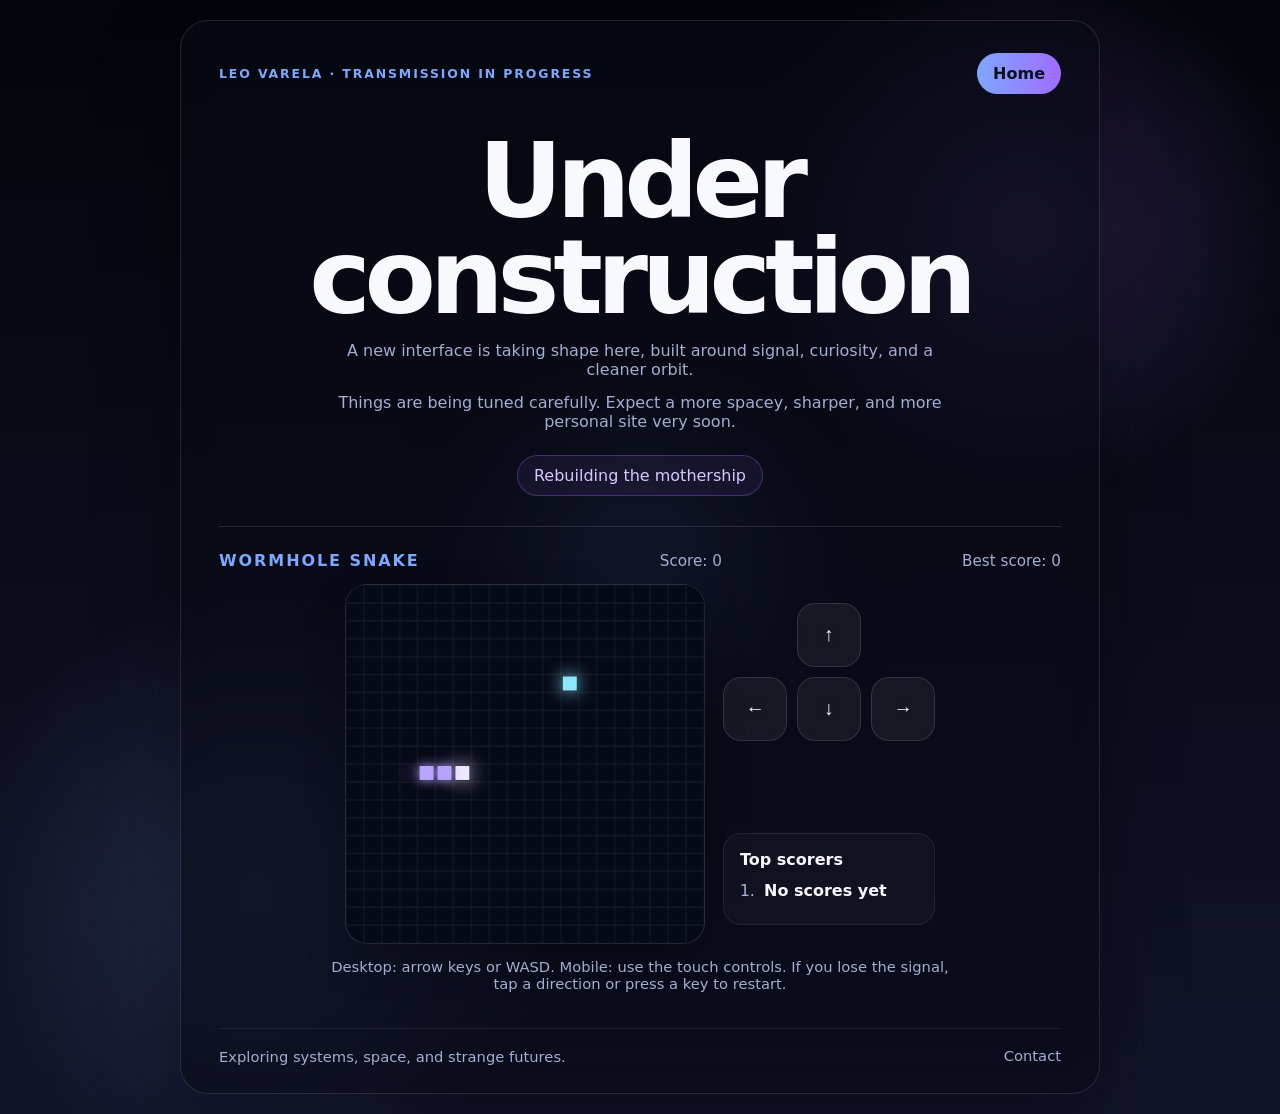
<file: index.html>
<!DOCTYPE html>
<html lang="en">
<head>
  <meta charset="UTF-8">
  <meta name="viewport" content="width=device-width, initial-scale=1.0, viewport-fit=cover">
  <title>Leo Varela · Under Construction</title>
  <link rel="icon" href="/assets/alien.ico" type="image/x-icon">
  <style>
    :root {
      --bg: #04050b;
      --bg-2: #111329;
      --text: #f7f9ff;
      --muted: #a3aed1;
      --blue: #7ca8ff;
      --violet: #a16bff;
      --line: rgba(255,255,255,0.12);
      --line-strong: rgba(124,168,255,0.24);
      --panel: rgba(9, 10, 22, 0.62);
      --panel-2: rgba(255,255,255,0.03);
    }

    * { box-sizing: border-box; }

    body {
      margin: 0;
      min-height: 100vh;
      font-family: Inter, system-ui, sans-serif;
      color: var(--text);
      background:
        radial-gradient(circle at 80% 20%, rgba(161,107,255,0.22), transparent 20%),
        radial-gradient(circle at 20% 80%, rgba(124,168,255,0.18), transparent 22%),
        linear-gradient(180deg, var(--bg) 0%, var(--bg-2) 100%);
      display: grid;
      place-items: center;
      padding: 20px;
      overflow-x: hidden;
    }

    .orb {
      position: fixed;
      width: min(70vw, 520px);
      height: min(70vw, 520px);
      border-radius: 50%;
      background: radial-gradient(circle, rgba(124,168,255,0.20) 0%, rgba(124,168,255,0.02) 45%, transparent 65%);
      filter: blur(16px);
      pointer-events: none;
    }

    .card {
      position: relative;
      z-index: 1;
      width: min(920px, 100%);
      text-align: center;
      padding: 28px 20px 24px;
      border-radius: 28px;
      border: 1px solid var(--line);
      background: var(--panel);
      backdrop-filter: blur(14px);
      box-shadow: 0 30px 80px rgba(0,0,0,.35);
    }

    .topbar {
      display: flex;
      justify-content: space-between;
      align-items: center;
      gap: 12px;
      margin-bottom: 40px;
      text-align: left;
    }

    .eyebrow {
      color: var(--blue);
      text-transform: uppercase;
      letter-spacing: .15em;
      font-size: .78rem;
      font-weight: 700;
    }

    .menu {
      display: flex;
      justify-content: center;
      gap: 10px;
      flex-wrap: wrap;
    }

    .menu a,
    .links a {
      text-decoration: none;
      color: var(--text);
      border: 1px solid var(--line);
      border-radius: 999px;
      padding: 11px 16px;
      background: rgba(255,255,255,0.03);
      transition: transform 140ms ease, border-color 140ms ease, background 140ms ease;
    }

    .menu a:hover,
    .links a:hover,
    .menu a:focus-visible,
    .links a:focus-visible {
      transform: translateY(-1px);
      border-color: var(--line-strong);
      background: rgba(255,255,255,0.06);
      outline: none;
    }

    .menu a.primary,
    .links a.primary {
      border: none;
      background: linear-gradient(90deg, var(--blue), var(--violet));
      color: #07111f;
      font-weight: 700;
    }

    h1 {
      margin: 0 0 16px;
      font-size: clamp(3rem, 12vw, 6.5rem);
      letter-spacing: -.06em;
      line-height: .92;
    }

    p {
      margin: 0 auto 14px;
      max-width: 620px;
      color: var(--muted);
      font-size: 1rem;
    }

    .status {
      display: inline-block;
      margin-top: 10px;
      padding: 10px 16px;
      border-radius: 999px;
      border: 1px solid rgba(161,107,255,0.32);
      color: #d8c8ff;
      background: rgba(161,107,255,0.08);
    }

    .links {
      display: flex;
      justify-content: center;
      gap: 12px;
      flex-wrap: wrap;
      margin-top: 24px;
    }

    .game-section {
      margin-top: 30px;
      padding-top: 24px;
      border-top: 1px solid var(--line);
    }

    .game-header {
      display: flex;
      justify-content: space-between;
      align-items: center;
      gap: 12px;
      flex-wrap: wrap;
      margin-bottom: 14px;
      text-align: left;
    }

    .game-title {
      font-size: 1rem;
      letter-spacing: .12em;
      text-transform: uppercase;
      color: var(--blue);
      margin: 0;
    }

    .score {
      color: var(--muted);
      font-size: .95rem;
    }

    .game-layout {
      display: grid;
      gap: 18px;
      align-items: start;
      justify-items: center;
    }

    canvas {
      width: min(100%, 360px);
      height: auto;
      aspect-ratio: 1;
      display: block;
      background: linear-gradient(180deg, rgba(4, 8, 20, 0.95), rgba(11, 19, 40, 0.95));
      border: 1px solid var(--line);
      border-radius: 22px;
      box-shadow: inset 0 0 30px rgba(98, 217, 255, 0.06), 0 18px 40px rgba(0,0,0,.24);
      touch-action: none;
    }

    .side-panel {
      display: grid;
      gap: 18px;
      width: 100%;
      justify-items: center;
    }

    .controls {
      display: grid;
      grid-template-columns: repeat(3, 64px);
      grid-template-rows: repeat(3, 64px);
      gap: 10px;
      justify-content: center;
      user-select: none;
      -webkit-user-select: none;
    }

    .controls button {
      border: 1px solid var(--line);
      border-radius: 18px;
      background: rgba(255,255,255,0.06);
      color: var(--text);
      font-size: 1.2rem;
      font-weight: 700;
      backdrop-filter: blur(10px);
      touch-action: manipulation;
      transition: transform 120ms ease, background 120ms ease, border-color 120ms ease;
    }

    .controls button:active,
    .controls button.is-active {
      transform: scale(.97);
      background: rgba(124,168,255,0.18);
      border-color: var(--line-strong);
    }

    .up { grid-column: 2; grid-row: 1; }
    .left { grid-column: 1; grid-row: 2; }
    .down { grid-column: 2; grid-row: 2; }
    .right { grid-column: 3; grid-row: 2; }

    .leaderboard {
      width: min(100%, 320px);
      border: 1px solid rgba(255,255,255,0.08);
      border-radius: 18px;
      padding: 16px;
      background: rgba(255,255,255,0.03);
      text-align: left;
    }

    .leaderboard h3 {
      margin: 0 0 12px;
      font-size: 1rem;
      color: var(--text);
    }

    .leaderboard ol {
      margin: 0;
      padding-left: 20px;
      color: var(--muted);
    }

    .leaderboard li {
      margin-bottom: 8px;
      padding-left: 4px;
    }

    .leaderboard strong {
      color: var(--text);
    }

    .leaderboard-form {
      margin-top: 14px;
      padding-top: 14px;
      border-top: 1px solid rgba(255,255,255,0.08);
    }

    .leaderboard-form label {
      display: block;
      margin-bottom: 10px;
      color: var(--muted);
      font-size: .92rem;
    }

    .leaderboard-row {
      display: flex;
      gap: 10px;
      flex-wrap: wrap;
    }

    .leaderboard-row input {
      flex: 1 1 160px;
      border-radius: 14px;
      border: 1px solid var(--line);
      background: rgba(255,255,255,0.04);
      color: var(--text);
      padding: 12px 14px;
      font: inherit;
    }

    .leaderboard-row button {
      border: none;
      border-radius: 14px;
      padding: 12px 16px;
      font: inherit;
      font-weight: 700;
      color: #07111f;
      background: linear-gradient(90deg, var(--blue), var(--violet));
      cursor: pointer;
    }

    .hint {
      margin-top: 14px;
      color: var(--muted);
      font-size: .92rem;
    }

    .footer {
      margin-top: 36px;
      padding-top: 18px;
      border-top: 1px solid rgba(255,255,255,0.08);
      display: flex;
      justify-content: space-between;
      align-items: center;
      gap: 14px;
      flex-wrap: wrap;
      color: var(--muted);
      font-size: .92rem;
      text-align: left;
    }

    .footer-links {
      display: flex;
      gap: 10px;
      flex-wrap: wrap;
    }

    .footer-links a {
      color: var(--muted);
      text-decoration: none;
      border-bottom: 1px solid transparent;
    }

    .footer-links a:hover,
    .footer-links a:focus-visible {
      color: var(--text);
      border-bottom-color: rgba(255,255,255,0.28);
      outline: none;
    }

    @media (max-width: 759px) {
      .topbar {
        flex-direction: column;
        align-items: center;
        text-align: center;
      }
      .menu {
        width: 100%;
      }
      .menu a {
        flex: 1 1 auto;
        min-width: 120px;
      }
      .footer {
        text-align: center;
        justify-content: center;
      }
    }

    @media (min-width: 760px) {
      .card { padding: 32px 38px 28px; }
      .game-layout {
        grid-template-columns: minmax(0, 360px) auto;
        justify-content: center;
      }
      .side-panel {
        align-self: center;
      }
    }
  </style>
  <script src="https://challenges.cloudflare.com/turnstile/v0/api.js" async defer></script>
</head>
<body>
  <div class="orb"></div>
  <main class="card">
    <div class="topbar">
      <div class="eyebrow">Leo Varela · Transmission in progress</div>
      <nav class="menu" aria-label="Site navigation">
        <a class="primary" href="/">Home</a>
      </nav>
    </div>

    <h1>Under construction</h1>
    <p>A new interface is taking shape here, built around signal, curiosity, and a cleaner orbit.</p>
    <p>Things are being tuned carefully. Expect a more spacey, sharper, and more personal site very soon.</p>
    <div class="status">Rebuilding the mothership</div>

    <div class="game-section">
      <div class="game-header">
        <h2 class="game-title">Wormhole Snake</h2>
        <div class="score">Score: <span id="score">0</span></div>
        <div class="score">Best score: <span id="best-score">0</span></div>
      </div>
      <div class="game-layout">
        <canvas id="snake" width="360" height="360" aria-label="Snake game"></canvas>
        <div class="side-panel">
          <div class="controls" aria-label="Touch controls for snake game">
            <button class="up" data-dir="up" aria-label="Move up">↑</button>
            <button class="left" data-dir="left" aria-label="Move left">←</button>
            <button class="down" data-dir="down" aria-label="Move down">↓</button>
            <button class="right" data-dir="right" aria-label="Move right">→</button>
          </div>

          <div class="leaderboard">
            <h3>Top scorers</h3>
            <ol id="leaderboard-list"></ol>
            <form id="leaderboard-form" class="leaderboard-form" style="display:none;">
              <label for="player-name">You made the leaderboard</label>
              <div class="leaderboard-row">
                <input id="player-name" name="player-name" type="text" maxlength="24" placeholder="Your name" required>
                <button type="submit">Save</button>
              </div>
              <div class="cf-turnstile" data-sitekey="0x4AAAAAADLX0ic9sA0IreIc"></div>
            </form>
          </div>
        </div>
      </div>
      <p class="hint">Desktop: arrow keys or WASD. Mobile: use the touch controls. If you lose the signal, tap a direction or press a key to restart.</p>
    </div>

    <footer class="footer">
      <div>Exploring systems, space, and strange futures.</div>
      <div class="footer-links">
        <a href="mailto:info@leo-varela.com">Contact</a>
      </div>
    </footer>
  </main>

  <script src="/scripts/index-page.js"></script>
</body>
</html>
</file>
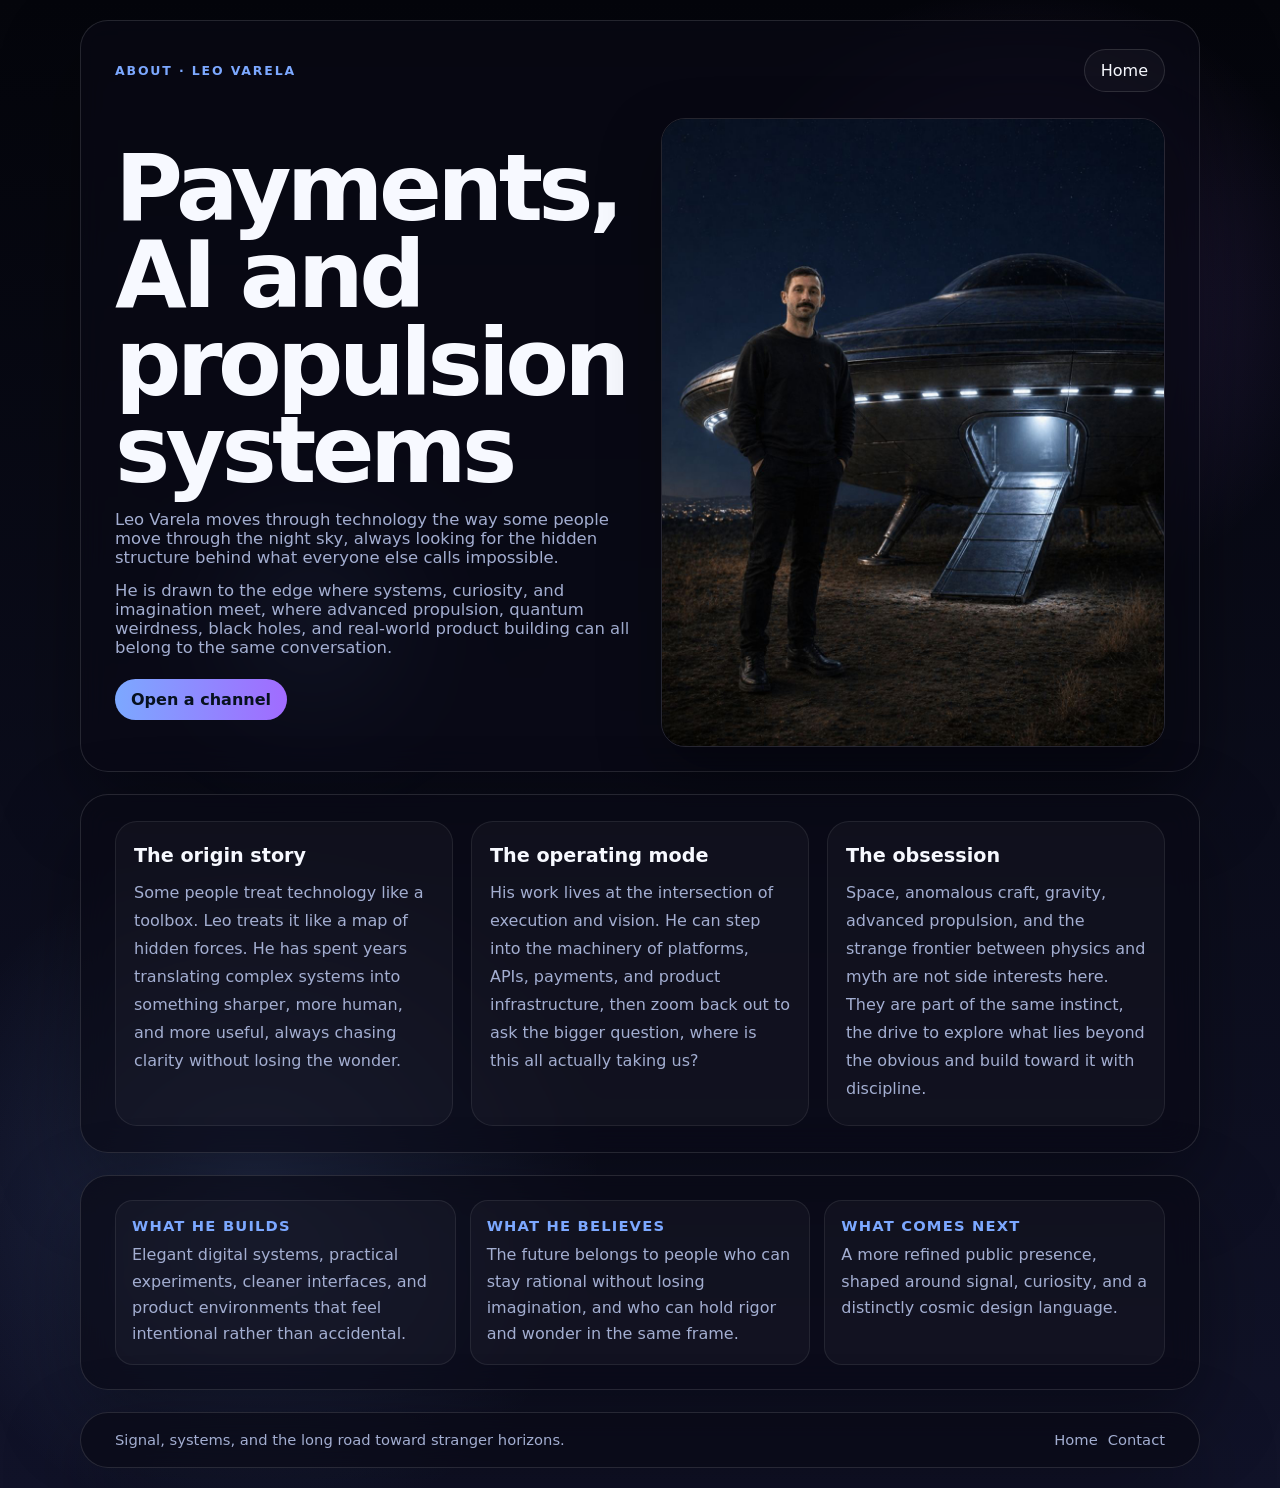
<file: about.html>
<!DOCTYPE html>
<html lang="en">
<head>
  <meta charset="UTF-8">
  <meta name="viewport" content="width=device-width, initial-scale=1.0, viewport-fit=cover">
  <title>About · Leo Varela</title>
  <meta name="robots" content="noindex, nofollow, noarchive, nosnippet, noimageindex, notranslate">
  <link rel="icon" href="/assets/alien.ico" type="image/x-icon">
  <style>
    :root {
      --bg: #04050b;
      --bg-2: #111329;
      --text: #f7f9ff;
      --muted: #a3aed1;
      --blue: #7ca8ff;
      --violet: #a16bff;
      --line: rgba(255,255,255,0.12);
      --line-strong: rgba(124,168,255,0.24);
      --panel: rgba(9, 10, 22, 0.68);
      --panel-2: rgba(255,255,255,0.03);
    }
    * { box-sizing: border-box; }
    body {
      margin: 0;
      min-height: 100vh;
      font-family: Inter, system-ui, sans-serif;
      color: var(--text);
      background:
        radial-gradient(circle at 80% 20%, rgba(161,107,255,0.22), transparent 20%),
        radial-gradient(circle at 20% 80%, rgba(124,168,255,0.18), transparent 22%),
        linear-gradient(180deg, var(--bg) 0%, var(--bg-2) 100%);
      padding: 20px;
      overflow-x: hidden;
    }
    .orb {
      position: fixed;
      inset: auto auto 8% 8%;
      width: min(42vw, 420px);
      height: min(42vw, 420px);
      border-radius: 50%;
      background: radial-gradient(circle, rgba(124,168,255,0.18) 0%, rgba(124,168,255,0.02) 45%, transparent 68%);
      filter: blur(18px);
      pointer-events: none;
    }
    .shell {
      position: relative;
      z-index: 1;
      max-width: 1120px;
      margin: 0 auto;
    }
    .hero,
    .story,
    .details,
    .footer {
      border: 1px solid var(--line);
      background: var(--panel);
      backdrop-filter: blur(14px);
      box-shadow: 0 30px 80px rgba(0,0,0,.35);
      border-radius: 28px;
    }
    .hero {
      padding: 28px 20px 24px;
      margin-bottom: 22px;
    }
    .topbar {
      display: flex;
      justify-content: space-between;
      align-items: center;
      gap: 12px;
      margin-bottom: 26px;
      text-align: left;
    }
    .eyebrow {
      color: var(--blue);
      text-transform: uppercase;
      letter-spacing: .15em;
      font-size: .78rem;
      font-weight: 700;
    }
    .menu {
      display: flex;
      justify-content: center;
      gap: 10px;
      flex-wrap: wrap;
    }
    .menu a,
    .cta a {
      text-decoration: none;
      color: var(--text);
      border: 1px solid var(--line);
      border-radius: 999px;
      padding: 11px 16px;
      background: rgba(255,255,255,0.03);
      transition: transform 140ms ease, border-color 140ms ease, background 140ms ease;
    }
    .menu a:hover,
    .menu a:focus-visible,
    .cta a:hover,
    .cta a:focus-visible {
      transform: translateY(-1px);
      border-color: var(--line-strong);
      background: rgba(255,255,255,0.06);
      outline: none;
    }
    .menu a.primary,
    .cta a.primary {
      border: none;
      background: linear-gradient(90deg, var(--blue), var(--violet));
      color: #07111f;
      font-weight: 700;
    }
    .hero-grid {
      display: grid;
      gap: 22px;
      align-items: center;
    }
    .hero-copy h1 {
      margin: 0 0 16px;
      font-size: clamp(2.8rem, 10vw, 5.8rem);
      line-height: .94;
      letter-spacing: -.05em;
    }
    .hero-copy p {
      margin: 0 0 14px;
      max-width: 620px;
      color: var(--muted);
      font-size: 1.03rem;
    }
    .cta {
      display: flex;
      gap: 12px;
      flex-wrap: wrap;
      margin-top: 22px;
    }
    .hero-media img {
      width: 100%;
      display: block;
      border-radius: 24px;
      border: 1px solid var(--line);
      box-shadow: 0 24px 60px rgba(0,0,0,.34);
    }
    .story {
      padding: 26px 20px;
      margin-bottom: 22px;
    }
    .story-grid {
      display: grid;
      gap: 18px;
    }
    .panel {
      border: 1px solid rgba(255,255,255,0.08);
      border-radius: 22px;
      padding: 22px 18px;
      background: var(--panel-2);
    }
    .panel h2,
    .panel h3 {
      margin: 0 0 12px;
      font-size: 1.2rem;
      color: var(--text);
    }
    .panel p {
      margin: 0;
      color: var(--muted);
      line-height: 1.75;
    }
    .details {
      padding: 24px 20px;
      margin-bottom: 22px;
    }
    .detail-grid {
      display: grid;
      gap: 14px;
    }
    .detail {
      border: 1px solid rgba(255,255,255,0.08);
      border-radius: 18px;
      padding: 16px;
      background: rgba(255,255,255,0.03);
    }
    .detail strong {
      display: block;
      margin-bottom: 8px;
      color: var(--blue);
      font-size: .92rem;
      letter-spacing: .08em;
      text-transform: uppercase;
    }
    .detail span {
      color: var(--muted);
      line-height: 1.65;
    }
    .footer {
      padding: 18px 20px;
      display: flex;
      justify-content: space-between;
      align-items: center;
      gap: 14px;
      flex-wrap: wrap;
      color: var(--muted);
      font-size: .92rem;
    }
    .footer-links {
      display: flex;
      gap: 10px;
      flex-wrap: wrap;
    }
    .footer-links a {
      color: var(--muted);
      text-decoration: none;
      border-bottom: 1px solid transparent;
    }
    .footer-links a:hover,
    .footer-links a:focus-visible {
      color: var(--text);
      border-bottom-color: rgba(255,255,255,0.28);
      outline: none;
    }
    @media (max-width: 799px) {
      .topbar {
        flex-direction: column;
        align-items: center;
        text-align: center;
      }
      .menu {
        width: 100%;
      }
      .menu a {
        flex: 1 1 auto;
        min-width: 120px;
      }
      .footer {
        justify-content: center;
        text-align: center;
      }
    }
    @media (min-width: 800px) {
      .hero,
      .story,
      .details,
      .footer {
        padding-left: 34px;
        padding-right: 34px;
      }
      .hero-grid {
        grid-template-columns: 1.02fr .98fr;
      }
      .story-grid {
        grid-template-columns: repeat(3, 1fr);
      }
      .detail-grid {
        grid-template-columns: repeat(3, 1fr);
      }
    }
  </style>
</head>
<body>
  <div class="orb"></div>
  <div class="shell">
    <section class="hero">
      <div class="topbar">
        <div class="eyebrow">About · Leo Varela</div>
        <nav class="menu" aria-label="Site navigation">
          <a href="/">Home</a>
          
        </nav>
      </div>

      <div class="hero-grid">
        <div class="hero-copy">
          <h1>Payments, AI and propulsion systems</h1>
          <p>Leo Varela moves through technology the way some people move through the night sky, always looking for the hidden structure behind what everyone else calls impossible.</p>
          <p>He is drawn to the edge where systems, curiosity, and imagination meet, where advanced propulsion, quantum weirdness, black holes, and real-world product building can all belong to the same conversation.</p>
          <div class="cta">
            <a class="primary" href="mailto:info@leo-varela.com">Open a channel</a>
          </div>
        </div>
        <div class="hero-media">
          <img src="/assets/about-leo-ufo.jpg" alt="Leo Varela standing beside a futuristic spacecraft at night">
        </div>
      </div>
    </section>

    <section class="story">
      <div class="story-grid">
        <article class="panel">
          <h2>The origin story</h2>
          <p>Some people treat technology like a toolbox. Leo treats it like a map of hidden forces. He has spent years translating complex systems into something sharper, more human, and more useful, always chasing clarity without losing the wonder.</p>
        </article>
        <article class="panel">
          <h3>The operating mode</h3>
          <p>His work lives at the intersection of execution and vision. He can step into the machinery of platforms, APIs, payments, and product infrastructure, then zoom back out to ask the bigger question, where is this all actually taking us?</p>
        </article>
        <article class="panel">
          <h3>The obsession</h3>
          <p>Space, anomalous craft, gravity, advanced propulsion, and the strange frontier between physics and myth are not side interests here. They are part of the same instinct, the drive to explore what lies beyond the obvious and build toward it with discipline.</p>
        </article>
      </div>
    </section>

    <section class="details">
      <div class="detail-grid">
        <div class="detail">
          <strong>What he builds</strong>
          <span>Elegant digital systems, practical experiments, cleaner interfaces, and product environments that feel intentional rather than accidental.</span>
        </div>
        <div class="detail">
          <strong>What he believes</strong>
          <span>The future belongs to people who can stay rational without losing imagination, and who can hold rigor and wonder in the same frame.</span>
        </div>
        <div class="detail">
          <strong>What comes next</strong>
          <span>A more refined public presence, shaped around signal, curiosity, and a distinctly cosmic design language.</span>
        </div>
      </div>
    </section>

    <footer class="footer">
      <div>Signal, systems, and the long road toward stranger horizons. </div>
      <div class="footer-links">
        <a href="/">Home</a>
        <a href="mailto:info@leo-varela.com">Contact</a>
      </div>
    </footer>
  </div>
</body>
</html>
</file>
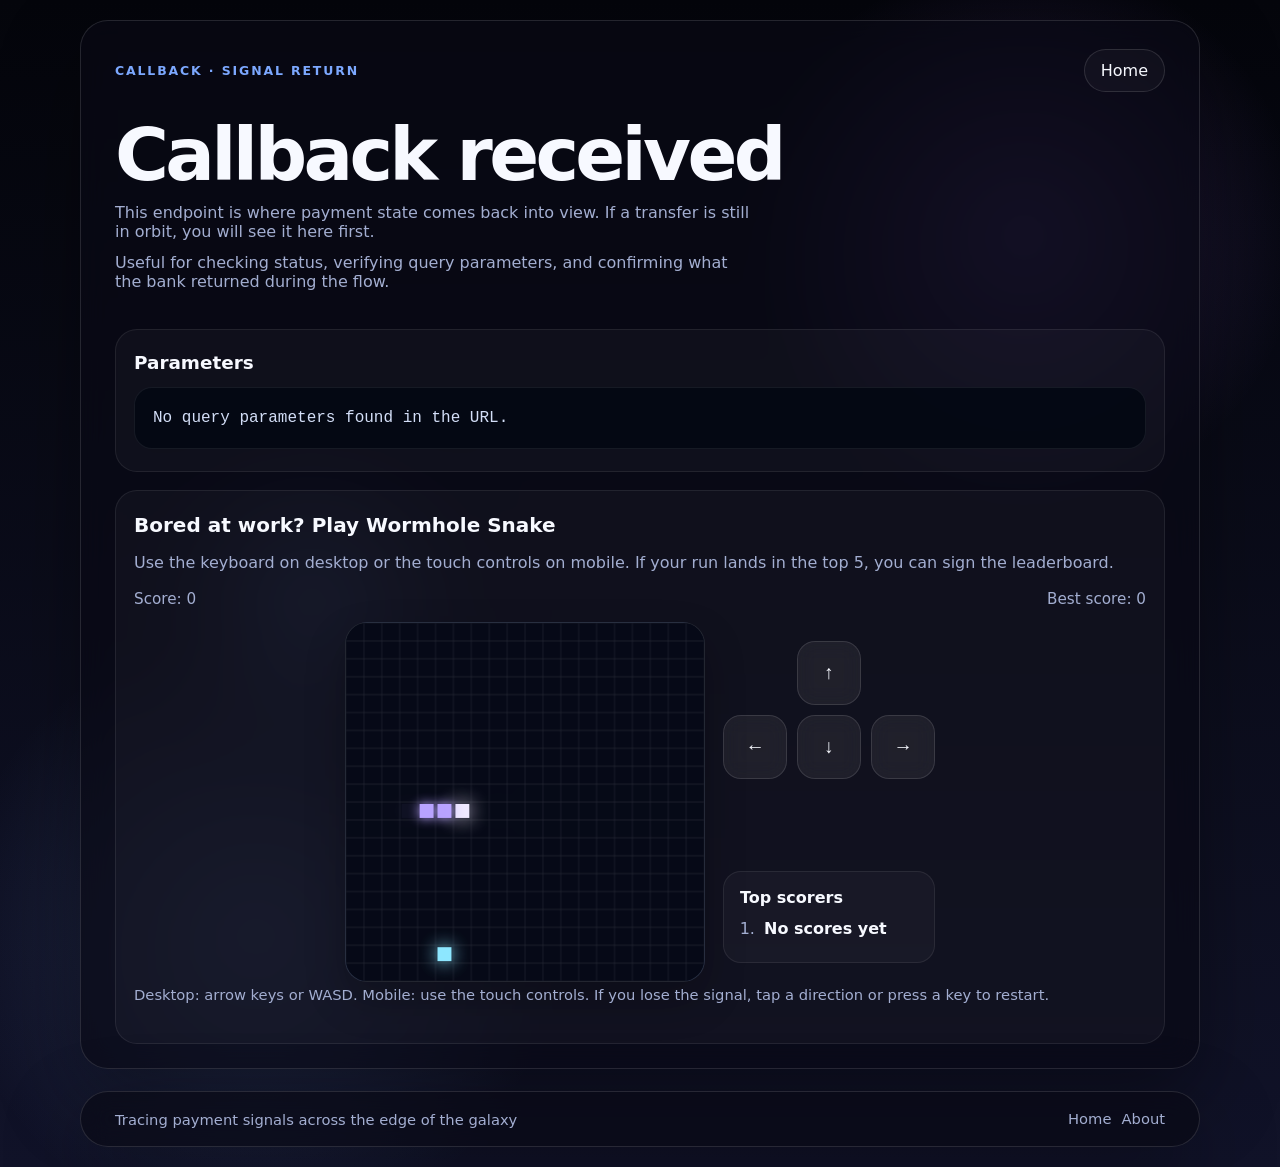
<file: callback.html>
<!DOCTYPE html>
<html lang="en">
<head>
  <meta charset="UTF-8">
  <meta name="viewport" content="width=device-width, initial-scale=1.0, viewport-fit=cover">
  <title>Callback · Leo Varela</title>
  <link rel="icon" href="/assets/alien.ico" type="image/x-icon">
  <style>
    :root {
      --bg: #04050b;
      --bg-2: #111329;
      --text: #f7f9ff;
      --muted: #a3aed1;
      --blue: #7ca8ff;
      --violet: #a16bff;
      --green: #8fffd0;
      --red: #ff9faa;
      --amber: #ffd88c;
      --line: rgba(255,255,255,0.12);
      --line-strong: rgba(124,168,255,0.24);
      --panel: rgba(9, 10, 22, 0.68);
      --panel-2: rgba(255,255,255,0.03);
    }

    * { box-sizing: border-box; }

    body {
      margin: 0;
      min-height: 100vh;
      font-family: Inter, system-ui, sans-serif;
      color: var(--text);
      background:
        radial-gradient(circle at 80% 20%, rgba(161,107,255,0.22), transparent 20%),
        radial-gradient(circle at 20% 80%, rgba(124,168,255,0.18), transparent 22%),
        linear-gradient(180deg, var(--bg) 0%, var(--bg-2) 100%);
      padding: 20px;
      overflow-x: hidden;
    }

    .orb {
      position: fixed;
      inset: auto auto 10% 8%;
      width: min(42vw, 420px);
      height: min(42vw, 420px);
      border-radius: 50%;
      background: radial-gradient(circle, rgba(124,168,255,0.18) 0%, rgba(124,168,255,0.02) 45%, transparent 68%);
      filter: blur(18px);
      pointer-events: none;
    }

    .shell {
      position: relative;
      z-index: 1;
      max-width: 1120px;
      margin: 0 auto;
    }

    .panel,
    .footer {
      border: 1px solid var(--line);
      background: var(--panel);
      backdrop-filter: blur(14px);
      box-shadow: 0 30px 80px rgba(0,0,0,.35);
      border-radius: 28px;
    }

    .panel {
      padding: 28px 20px 24px;
    }

    .topbar {
      display: flex;
      justify-content: space-between;
      align-items: center;
      gap: 12px;
      margin-bottom: 28px;
      text-align: left;
    }

    .eyebrow {
      color: var(--blue);
      text-transform: uppercase;
      letter-spacing: .15em;
      font-size: .78rem;
      font-weight: 700;
    }

    .menu {
      display: flex;
      justify-content: center;
      gap: 10px;
      flex-wrap: wrap;
    }

    .menu a,
    .action-link {
      text-decoration: none;
      color: var(--text);
      border: 1px solid var(--line);
      border-radius: 999px;
      padding: 11px 16px;
      background: rgba(255,255,255,0.03);
      transition: transform 140ms ease, border-color 140ms ease, background 140ms ease;
    }

    .menu a:hover,
    .menu a:focus-visible,
    .action-link:hover,
    .action-link:focus-visible {
      transform: translateY(-1px);
      border-color: var(--line-strong);
      background: rgba(255,255,255,0.06);
      outline: none;
    }

    .menu a.primary,
    .action-link.primary {
      border: none;
      background: linear-gradient(90deg, var(--blue), var(--violet));
      color: #07111f;
      font-weight: 700;
    }

    .hero {
      display: grid;
      gap: 24px;
      align-items: start;
    }

    .hero h1 {
      margin: 0 0 14px;
      font-size: clamp(2.5rem, 9vw, 4.6rem);
      line-height: .94;
      letter-spacing: -.05em;
    }

    .hero p {
      margin: 0 0 12px;
      max-width: 640px;
      color: var(--muted);
      font-size: 1rem;
    }

    .status-message {
      display: none;
      border: 1px solid var(--line);
      border-radius: 22px;
      padding: 20px 18px;
      background: var(--panel-2);
      margin-top: 20px;
    }

    .status-message h3 {
      margin: 0;
      font-size: 1.2rem;
      line-height: 1.5;
    }

    .status-message.processing { border-color: rgba(255,216,140,0.28); }
    .status-message.processing h3 { color: var(--amber); }
    .status-message.success { border-color: rgba(143,255,208,0.24); }
    .status-message.success h3 { color: var(--green); }
    .status-message.failure { border-color: rgba(255,159,170,0.24); }
    .status-message.failure h3 { color: var(--red); }

    .sections {
      display: grid;
      gap: 18px;
      margin-top: 26px;
    }

    .card {
      border: 1px solid rgba(255,255,255,0.08);
      border-radius: 22px;
      padding: 22px 18px;
      background: var(--panel-2);
    }

    .card h2 {
      margin: 0 0 14px;
      font-size: 1.15rem;
      color: var(--text);
    }

    .card p {
      margin: 0 0 14px;
      color: var(--muted);
      line-height: 1.7;
    }

    .json-container {
      background: rgba(4, 8, 20, 0.92);
      color: #d3def7;
      padding: 18px;
      border-radius: 18px;
      overflow-x: auto;
      font-family: ui-monospace, SFMono-Regular, Menlo, Consolas, monospace;
      line-height: 1.5;
      border: 1px solid rgba(255,255,255,0.07);
    }

    .json-key { color: #8de7ff; }
    .json-string { color: #b8a3ff; }
    .json-number { color: #ffd88c; }
    .json-boolean { color: #8fffd0; }
    .json-null { color: #ff9faa; }

    .game-card h2 {
      margin: 0 0 12px;
      font-size: 1.25rem;
    }

    .game-header {
      display: flex;
      justify-content: space-between;
      align-items: center;
      gap: 12px;
      flex-wrap: wrap;
      margin-bottom: 14px;
      text-align: left;
    }

    .score {
      color: var(--muted);
      font-size: .95rem;
    }

    .game-layout {
      display: grid;
      gap: 18px;
      align-items: start;
      justify-items: center;
    }

    canvas {
      width: min(100%, 360px);
      height: auto;
      aspect-ratio: 1;
      display: block;
      background: linear-gradient(180deg, rgba(4, 8, 20, 0.95), rgba(11, 19, 40, 0.95));
      border: 1px solid var(--line);
      border-radius: 22px;
      box-shadow: inset 0 0 30px rgba(98, 217, 255, 0.06), 0 18px 40px rgba(0,0,0,.24);
      touch-action: none;
    }

    .side-panel {
      display: grid;
      gap: 18px;
      width: 100%;
      justify-items: center;
    }

    .controls {
      display: grid;
      grid-template-columns: repeat(3, 64px);
      grid-template-rows: repeat(3, 64px);
      gap: 10px;
      justify-content: center;
      user-select: none;
      -webkit-user-select: none;
    }

    .controls button {
      border: 1px solid var(--line);
      border-radius: 18px;
      background: rgba(255,255,255,0.06);
      color: var(--text);
      font-size: 1.2rem;
      font-weight: 700;
      backdrop-filter: blur(10px);
      touch-action: manipulation;
      transition: transform 120ms ease, background 120ms ease, border-color 120ms ease;
    }

    .controls button:active,
    .controls button.is-active {
      transform: scale(.97);
      background: rgba(124,168,255,0.18);
      border-color: var(--line-strong);
    }

    .up { grid-column: 2; grid-row: 1; }
    .left { grid-column: 1; grid-row: 2; }
    .down { grid-column: 2; grid-row: 2; }
    .right { grid-column: 3; grid-row: 2; }

    .leaderboard {
      width: min(100%, 320px);
      border: 1px solid rgba(255,255,255,0.08);
      border-radius: 18px;
      padding: 16px;
      background: rgba(255,255,255,0.03);
      text-align: left;
    }

    .leaderboard h3 {
      margin: 0 0 12px;
      font-size: 1rem;
      color: var(--text);
    }

    .leaderboard ol {
      margin: 0;
      padding-left: 20px;
      color: var(--muted);
    }

    .leaderboard li {
      margin-bottom: 8px;
      padding-left: 4px;
    }

    .leaderboard strong {
      color: var(--text);
    }

    .leaderboard-form {
      margin-top: 14px;
      padding-top: 14px;
      border-top: 1px solid rgba(255,255,255,0.08);
    }

    .leaderboard-form label {
      display: block;
      margin-bottom: 10px;
      color: var(--muted);
      font-size: .92rem;
    }

    .leaderboard-row {
      display: flex;
      gap: 10px;
      flex-wrap: wrap;
    }

    .leaderboard-row input {
      flex: 1 1 160px;
      border-radius: 14px;
      border: 1px solid var(--line);
      background: rgba(255,255,255,0.04);
      color: var(--text);
      padding: 12px 14px;
      font: inherit;
    }

    .leaderboard-row button {
      border: none;
      border-radius: 14px;
      padding: 12px 16px;
      font: inherit;
      font-weight: 700;
      color: #07111f;
      background: linear-gradient(90deg, var(--blue), var(--violet));
      cursor: pointer;
    }

    .hint {
      margin-top: 14px;
      color: var(--muted);
      font-size: .92rem;
    }

    .footer {
      margin-top: 22px;
      padding: 18px 20px;
      display: flex;
      justify-content: space-between;
      align-items: center;
      gap: 14px;
      flex-wrap: wrap;
      color: var(--muted);
      font-size: .92rem;
    }

    .footer-links {
      display: flex;
      gap: 10px;
      flex-wrap: wrap;
    }

    .footer-links a {
      color: var(--muted);
      text-decoration: none;
      border-bottom: 1px solid transparent;
    }

    .footer-links a:hover,
    .footer-links a:focus-visible {
      color: var(--text);
      border-bottom-color: rgba(255,255,255,0.28);
      outline: none;
    }

    @media (max-width: 799px) {
      .topbar {
        flex-direction: column;
        align-items: center;
        text-align: center;
      }
      .menu {
        width: 100%;
      }
      .menu a {
        flex: 1 1 auto;
        min-width: 120px;
      }
      .footer {
        justify-content: center;
        text-align: center;
      }
    }

    @media (min-width: 800px) {
      .panel,
      .footer {
        padding-left: 34px;
        padding-right: 34px;
      }
      .hero {
        grid-template-columns: 1fr;
      }
      .sections {
        grid-template-columns: 1fr;
      }
      .game-layout {
        grid-template-columns: minmax(0, 360px) auto;
        justify-content: center;
      }
      .side-panel {
        align-self: center;
      }
    }
  </style>
  <script src="https://challenges.cloudflare.com/turnstile/v0/api.js" async defer></script>
</head>
<body>
  <div class="orb"></div>
  <div class="shell">
    <section class="panel">
      <div class="topbar">
        <div class="eyebrow">Callback · Signal return</div>
        <nav class="menu" aria-label="Site navigation">
          <a href="/">Home</a>
                  </nav>
      </div>

      <div class="hero">
        <div>
          <h1>Callback received</h1>
          <p>This endpoint is where payment state comes back into view. If a transfer is still in orbit, you will see it here first.</p>
          <p>Useful for checking status, verifying query parameters, and confirming what the bank returned during the flow.</p>

          <div class="status-message processing">
            <h3>Your payment is being processed by the bank. Please wait for the final signal.</h3>
          </div>

          <div class="status-message success">
            <h3>Payment successful. The transfer landed cleanly.</h3>
          </div>

          <div class="status-message failure">
            <h3>Payment failed. The transfer did not complete.</h3>
          </div>
        </div>
      </div>

      <div class="sections">
        <section class="card">
          <h2>Parameters</h2>
          <div id="parameters" class="json-container">No parameters found</div>
        </section>

        <section class="card game-card">
          <h2>Bored at work? Play Wormhole Snake</h2>
          <p>Use the keyboard on desktop or the touch controls on mobile. If your run lands in the top 5, you can sign the leaderboard.</p>

          <div class="game-header">
            <div class="score">Score: <span id="score">0</span></div>
            <div class="score">Best score: <span id="best-score">0</span></div>
          </div>

          <div class="game-layout">
            <canvas id="snake" width="360" height="360" aria-label="Snake game"></canvas>
            <div class="side-panel">
              <div class="controls" aria-label="Touch controls for snake game">
                <button class="up" data-dir="up" aria-label="Move up">↑</button>
                <button class="left" data-dir="left" aria-label="Move left">←</button>
                <button class="down" data-dir="down" aria-label="Move down">↓</button>
                <button class="right" data-dir="right" aria-label="Move right">→</button>
              </div>

              <div class="leaderboard">
                <h3>Top scorers</h3>
                <ol id="leaderboard-list"></ol>
                <form id="leaderboard-form" class="leaderboard-form" style="display:none;">
                  <label for="player-name">You made the leaderboard</label>
                  <div class="leaderboard-row">
                    <input id="player-name" name="player-name" type="text" maxlength="24" placeholder="Your name" required>
                    <button type="submit">Save</button>
                  </div>
                  <div class="cf-turnstile" data-sitekey="0x4AAAAAADLX0ic9sA0IreIc"></div>
                </form>
              </div>
            </div>
          </div>

          <p class="hint">Desktop: arrow keys or WASD. Mobile: use the touch controls. If you lose the signal, tap a direction or press a key to restart.</p>
        </section>
      </div>
    </section>

    <footer class="footer">
      <div>Tracing payment signals across the edge of the galaxy</div>
      <div class="footer-links">
        <a href="/">Home</a>
        <a href="/about">About</a>
      </div>
    </footer>
  </div>

  <script src="/scripts/callback-page.js"></script>
</body>
</html>
</file>
